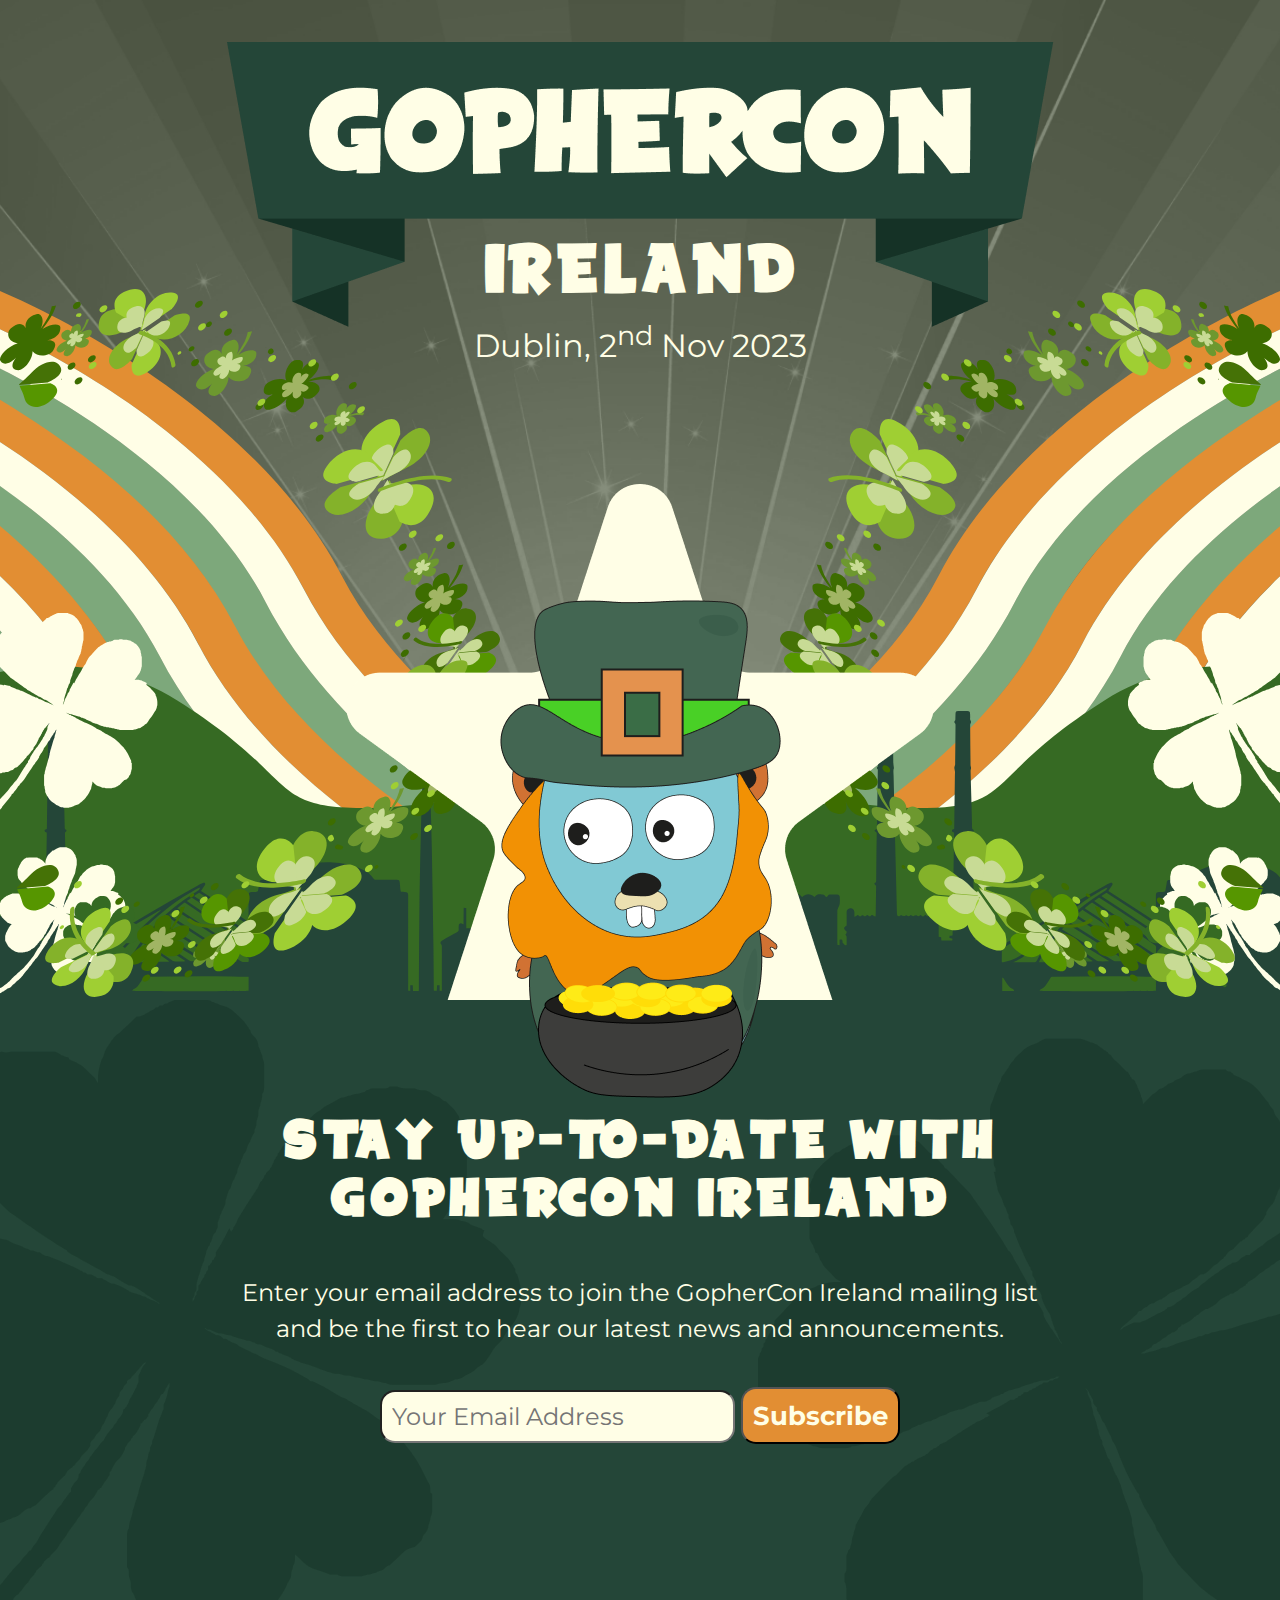
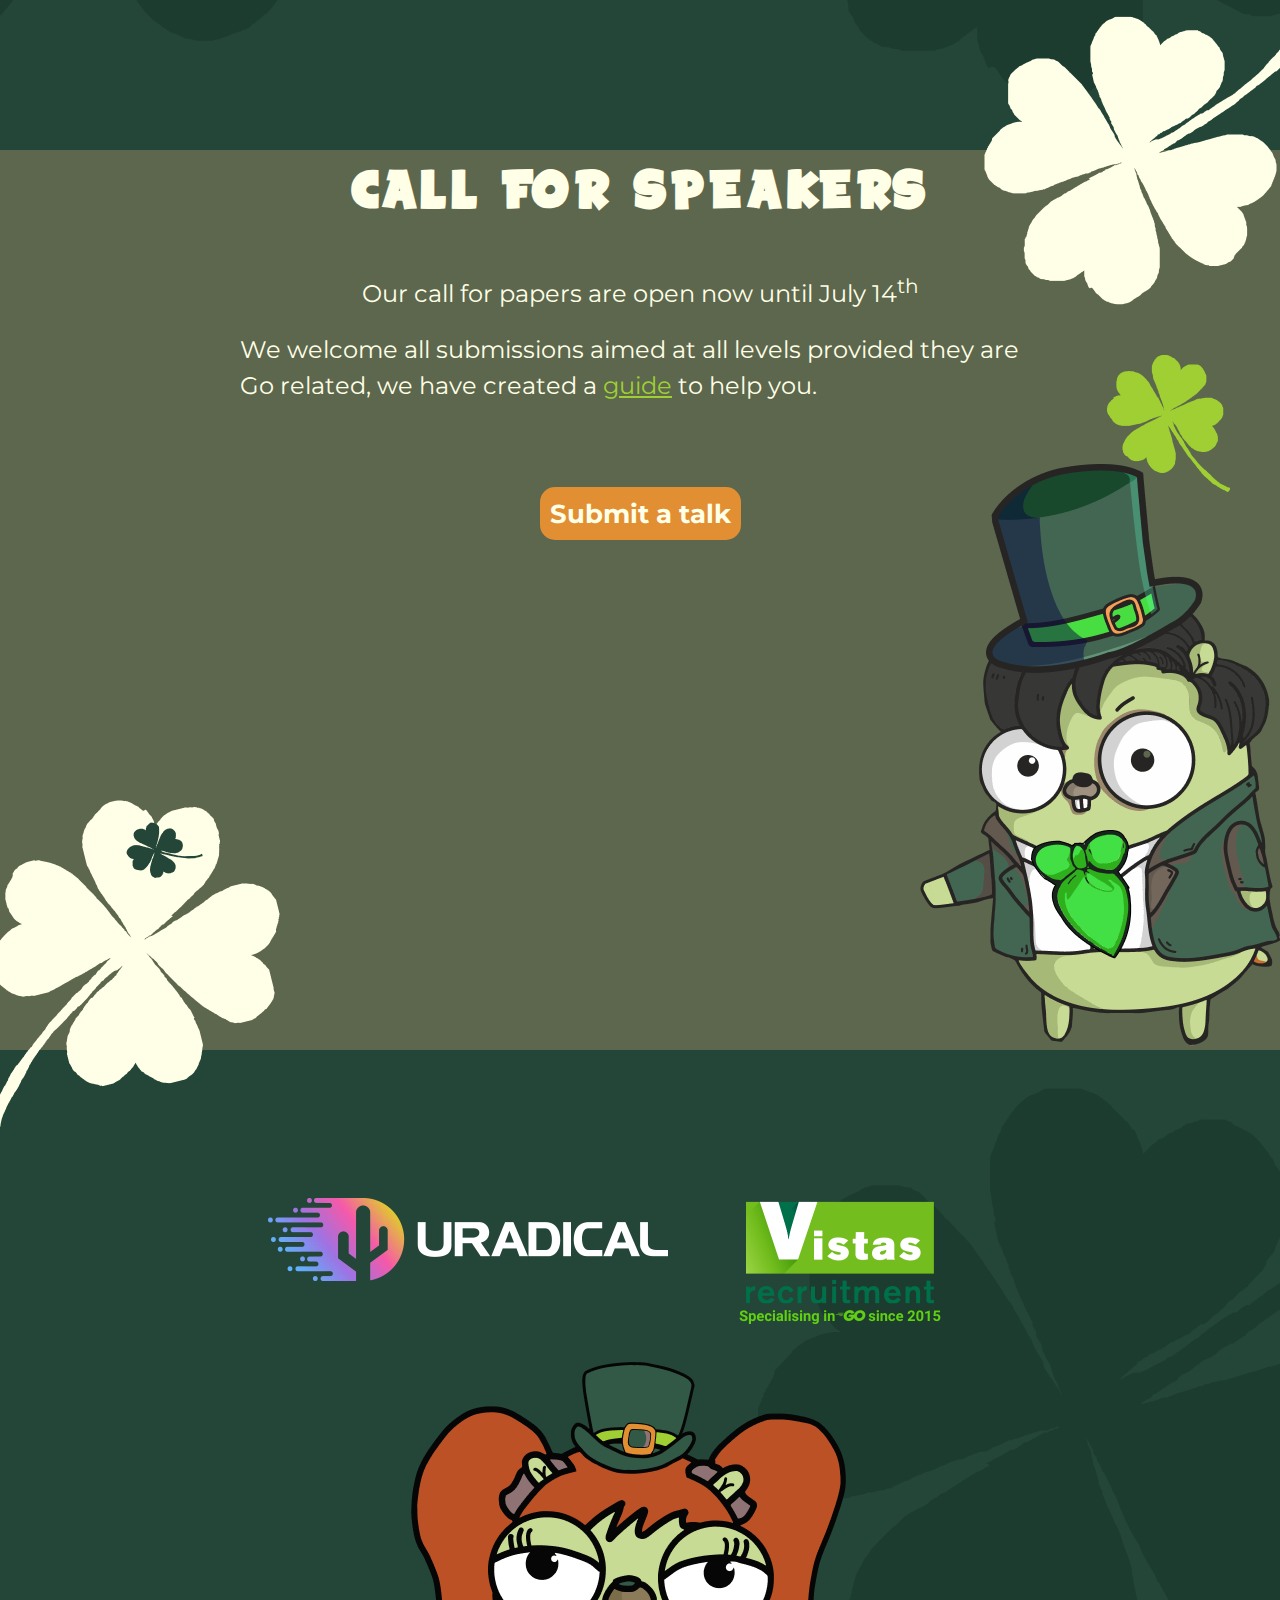
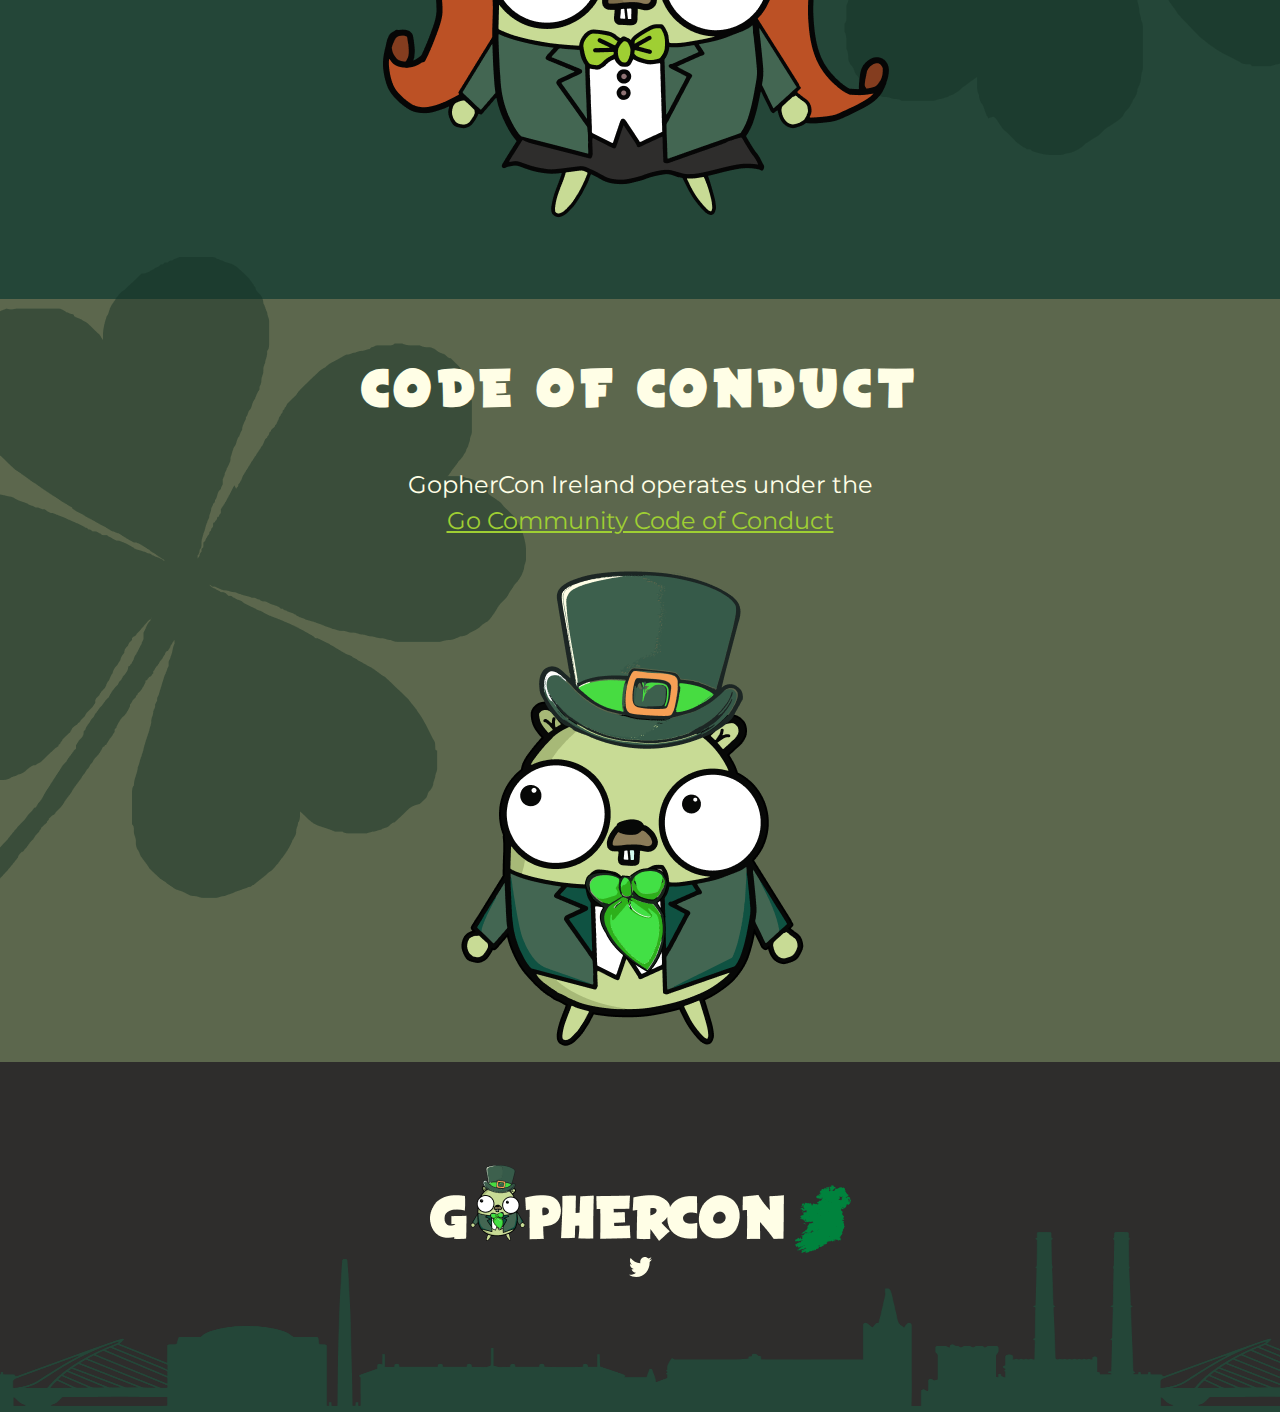
<file: index.html>
<!DOCTYPE html>
<html lang="en">
    <head>
        <title>GopherCon Ireland 2023</title>

        <meta charset="UTF-8">

        <meta name="description" content="GopherCon Ireland, the conference for Golang in Ireland" property='og:description'>
        <meta name="keywords" content="Go, Golang, Conference, Ireland, Programming">
        <meta name="author" content="uRadical">

        <meta http-equiv="X-UA-Compatible" content="IE=edge">
         <meta name="viewport" content="width=device-width, initial-scale=1.0">
        <meta name="color-scheme" content="light only">

        <link rel="apple-touch-icon-precomposed" sizes="57x57" href="/assets/images/apple-touch-icon-57x57.png" />
        <link rel="apple-touch-icon-precomposed" sizes="57x57" href="/assets/images/apple-touch-icon-60x60.png" />
        <link rel="apple-touch-icon-precomposed" sizes="57x57" href="/assets/images/apple-touch-icon-72x72.png" />
        <link rel="apple-touch-icon-precomposed" sizes="57x57" href="/assets/images/apple-touch-icon-76x76.png" />
        <link rel="apple-touch-icon-precomposed" sizes="114x114" href="/assets/images/apple-touch-icon-114x114.png" />
        <link rel="apple-touch-icon-precomposed" sizes="114x114" href="/assets/images/apple-touch-icon-120x120.png" />
        <link rel="apple-touch-icon-precomposed" sizes="144x144" href="/assets/images/apple-touch-icon-144x144.png" />
        <link rel="apple-touch-icon-precomposed" sizes="152x152" href="/assets/images/apple-touch-icon-152x152.png" />
        <link rel="icon" type="image/png" href="/assets/images/favicon-16x16.png" sizes="16x16" />
        <link rel="icon" type="image/png" href="/assets/images/favicon-32x32.png" sizes="32x32" />
        <link rel="icon" type="image/png" href="/assets/images/favicon-64x64.png" sizes="64x64" />
        <link rel="icon" type="image/png" href="/assets/images/favicon-96x96.png" sizes="96x96" />
        <link rel="icon" type="image/png" href="/assets/images/favicon-128.png" sizes="128x128" />
        <link rel="icon" type="image/png" href="/assets/images/favicon-196x196.png" sizes="196x196" />

        <meta name="application-name" content="GopherCon Ireland"/>

        <meta name="googlebot" content="noindex, nofollow">
        <meta name="google" content="nositelinkssearchbox">
        <meta name="google" content="notranslate">
        <meta name="google" content="nosnippet">
        <meta name="google" content="noarchive">
        <meta name="google" content="nofollow">
        <meta name="google" content="noimageindex">
        <meta name="google" content="nolinkindex">
        <meta name="google" content="noimageclick">
        <meta name="google" content="notranslate">

        <meta name="title" property='og:title' content='GopherCon Ireland' />
        <meta name="image" property='og:image' content='https://gophercon.ie/assets/images/preview.png' />
        <meta property='og:url' content='https://gophercon.ie' />

        <link rel="preconnect" href="https://fonts.googleapis.com">
        <link rel="preconnect" href="https://fonts.gstatic.com" crossorigin>
        <link href="https://fonts.googleapis.com/css2?family=Montserrat:wght@100&display=swap" rel="stylesheet">
        <link rel="stylesheet" href="assets/css/styles.css">

    </head>
    <body>
        <header>
            <div class="header_content">
                <div class="banner">
                    <picture>
                        <source media="(min-width: 1200px)" srcset="assets/images/banner.png">
                        <source media="(min-width: 768px)" srcset="assets/images/banner_medium.png">
                        <source media="(max-width: 767px)" srcset="assets/images/banner_small.png">
                        <img src="assets/images/banner.png" alt="">
                    </picture>
                </div>
                <div class="banner_sub_text">
                    <div class="ireland">IRELAND</div>
                    <div class="date">Dublin, 2<sup>nd</sup> Nov 2023</div>
                </div>
                <div class="logo">
                    <picture class="star">
                        <source media="(min-width: 1200px)" srcset="assets/images/star.png">
                        <source media="(min-width: 768px)" srcset="assets/images/star_medium.png">
                        <source media="(max-width: 767px)" srcset="assets/images/star_small.png">
                        <img src="assets/images/star.png" alt="">
                    </picture>
                </div>
            </div>
            <picture class="hills">
                <img src="assets/images/hills.svg" alt="" width="100%">
            </picture>
            <picture class="streams">
                <img src="assets/images/streams.svg" alt="" width="100%">
            </picture>
            <picture class="skyline">
                <img src="assets/images/skyline.svg" alt="" width="100%">
            </picture>
            <picture class="clovers">
                <img src="assets/images/clovers.svg" alt="" width="100%">
            </picture>
            <div class="clovers_green">
                <div class="clovers_green_left">
                    <picture>
                        <img src="assets/images/clovers_green_left.svg" alt="">
                    </picture>
                </div>
                <div class="clovers_green_right">
                    <picture>
                        <img src="assets/images/clovers_green_right.svg" alt="">
                    </picture>
                </div>
            </div>
        </header>
        <div class="gopher">
            <picture class="gopher">
                <source media="(min-width: 1200px)" srcset="assets/images/main_gopher.png">
                <source media="(min-width: 768px)" srcset="assets/images/main_gopher_medium.png">
                <source media="(max-width: 767px)" srcset="assets/images/main_gopher_small.png">
                <img src="assets/images/main_gopher.png" alt="">
            </picture>
        </div>
        <section class="newsletter">
            <div class="clover_left">
                <picture>
                    <source media="(min-width: 1200px)" srcset="assets/images/clover_left.png">
                    <source media="(min-width: 768px)" srcset="assets/images/clover_left_medium.png">
                    <source media="(max-width: 767px)" srcset="assets/images/clover_left_small.png">
                    <img src="assets/images/clover_left.png" alt="">
                </picture>
            </div>
            <div class="clover_right">
                <picture>
                    <source media="(min-width: 1200px)" srcset="assets/images/clover_right.png">
                    <source media="(min-width: 768px)" srcset="assets/images/clover_right_medium.png">
                    <source media="(max-width: 767px)" srcset="assets/images/clover_right_small.png">
                    <img src="assets/images/clover_right.png" alt="">
                </picture>
            </div>
            <div class="section_content">
                <h2 class="section_heading">STAY UP-TO-DATE WITH GOPHERCON IRELAND</h2>
                <div class="section_text">
                    <p>Enter your email address to join the GopherCon Ireland mailing list and be the first to hear our latest news and announcements.</p>
                    <form action="https://gophercon.us21.list-manage.com/subscribe/post?u=04b21d79c9e1646a2715435d8&amp;id=06d67306d1&amp;f_id=001d95e1f0"
                          method="post" id="mc-embedded-subscribe-form" name="mc-embedded-subscribe-form">
                        <input type="email" name="EMAIL" placeholder="Your Email Address" class="enter_email">
                        <button type="submit" class="subscribe">Subscribe</button>
                    </form>
                </div>
            </div>
        </section>
        <section class="speakers">
            <div class="clover_right_white">
                <picture>
                    <source media="(min-width: 1200px)" srcset="assets/images/white_clover_1.png">
                    <source media="(min-width: 768px)" srcset="assets/images/white_clover_1_medium.png">
                    <source media="(max-width: 767px)" srcset="assets/images/white_clover_1_small.png">
                    <img src="assets/images/white_clover_1.png" alt="">
                </picture>
            </div>
            <div class="tophat">
                <picture>
                    <source media="(min-width: 1200px)" srcset="assets/images/Gopher_001.png">
                    <source media="(min-width: 768px)" srcset="assets/images/Gopher_001_medium.png">
                    <source media="(max-width: 767px)" srcset="assets/images/Gopher_001_small.png">
                    <img src="assets/images/Gopher_001.png" alt="">
                </picture>
            </div>
            <div class="speaker_content">
                <h2 class="section_heading">CALL FOR SPEAKERS</h2>
                <div class="section_text">
                    <p class="centered">Our call for papers are open now until July 14<sup>th</sup></p>
                    <p>We welcome all submissions aimed at all levels provided they are Go related, we
                        have created a <a href="./talk_guide.html" class="code_of_conduct_contet_href">guide</a> to help you.</p>
                    <br/>
                    <br/>
                    <p class="centered">
                        <a href="https://www.papercall.io/gopherconie" class="linkbtn" target="_blank">Submit a talk</a>
                    </p>
                </div>
            </div>
            <div class="clover_right_white_bottom">
                <picture>
                    <source media="(min-width: 1200px)" srcset="assets/images/white_clover_2.png">
                    <source media="(min-width: 768px)" srcset="assets/images/white_clover_2_medium.png">
                    <source media="(max-width: 767px)" srcset="assets/images/white_clover_2_small.png">
                    <img src="assets/images/white_clover_2.png" alt="" >
                </picture>
            </div>
        </section>
        <section class="sponsors">
            <div class="clover_top_right">
                <picture>
                    <source media="(min-width: 1200px)" srcset="assets/images/clover_right.png">
                    <source media="(min-width: 768px)" srcset="assets/images/clover_right_medium.png">
                    <source media="(max-width: 767px)" srcset="assets/images/clover_right_small.png">
                    <img src="assets/images/clover_right.png" alt="">
                </picture>
            </div>
            <div class="sponsor_content">
                <br>
                <br>
                <div class="bronze">
                    <div class="sponsors_group">
                        <a href="https://uradical.io" target="_blank">
                            <picture>
                                <source media="(min-width: 1200px)" srcset="assets/images/sponsors/uradical.webp">
                                <source media="(min-width: 768px)" srcset="assets/images/sponsors/uradical_medium.webp">
                                <source media="(max-width: 767px)" srcset="assets/images/sponsors/uradical_small.webp">
                                <img src="assets/images/sponsors/uradical.webp">
                            </picture>
                        </a>
                        <a href="https://www.vistasrecruitment.com/" target="_blank">
                            <picture>
                                <source media="(min-width: 1200px)" srcset="assets/images/sponsors/vistas.png">
                                <source media="(min-width: 768px)" srcset="assets/images/sponsors/vistas_medium.png">
                                <source media="(max-width: 767px)" srcset="assets/images/sponsors/vistas_small.png">
                                <img src="assets/images/sponsors/vistas.png" height="127" width="204">
                            </picture>
                        </a>
                    </div>
                </div>
            </div>
            <div class="pigtails">
                <picture>
                    <source media="(min-width: 1200px)" srcset="assets/images/Gopher_002.png">
                    <source media="(min-width: 768px)" srcset="assets/images/Gopher_002_medium.png">
                    <source media="(max-width: 767px)" srcset="assets/images/Gopher_002_small.png">
                    <img src="assets/images/Gopher_002.png">
                </picture>
            </div>
        </section>
        <section class="code_of_conduct">
            <div class="code_of_conduct_content">
                <h2 class="section_heading">CODE OF CONDUCT</h2>
                <div class="section_text">
                    GopherCon Ireland operates under the <br/><a href="https://go.dev/conduct" class="code_of_conduct_contet_href" target="_blank">Go Community Code of Conduct</a>
                </div>
            </div>
            <div class="conduct_clover_top_left">
                <picture>
                    <source media="(min-width: 1200px)" srcset="assets/images/clover_left.png">
                    <source media="(min-width: 768px)" srcset="assets/images/clover_left_medium.png">
                    <source media="(max-width: 767px)" srcset="assets/images/clover_left_small.png">
                    <img src="assets/images/clover_left.png" alt="">
                </picture>
            </div>
            <div class="conduct_gopher">
                <picture>
                    <source media="(min-width: 1200px)" srcset="assets/images/gopher3.png">
                    <source media="(min-width: 768px)" srcset="assets/images/gopher3_medium.png">
                    <source media="(max-width: 767px)" srcset="assets/images/gopher3_small.png">
                    <img src="assets/images/gopher3.png">
                </picture>
            </div>
        </section>
        <footer>
            <picture>
                <source media="(min-width: 1200px)" srcset="assets/images/footer_logo.png">
                <source media="(min-width: 768px)" srcset="assets/images/footer_logo_medium.png">
                <source media="(max-width: 767px)" srcset="assets/images/footer_logo_small.png">
                <img src="assets/images/footer_logo.png" alt="">
            </picture>
            <div>
                <a href="https://twitter.com/gopherconie" target="_blank">
                    <picture>
                        <img src="assets/images/twitter.svg" alt="GopherCon Ireland Twitter">
                    </picture>
                </a>
            </div>

        </footer>
    </body>
    <script lang="js">
        const form = document.getElementById('submitTalk');
        form.addEventListener('submit', (e) => {
            e.preventDefault();
            const data = new URLSearchParams();
            for (const pair of new FormData(form)) {
                data.append(pair[0], pair[1]);
            }

            let msg = document.getElementById('form_message');
            msg.classList.remove("hidden");

            fetch(form.action, {
                method: 'POST',
                mode: 'no-cors',
                headers: {
                    'Content-Type': 'application/x-www-form-urlencoded;charset=UTF-8'
                },
                body: data
            })
        })
    </script>
</html>
</file>
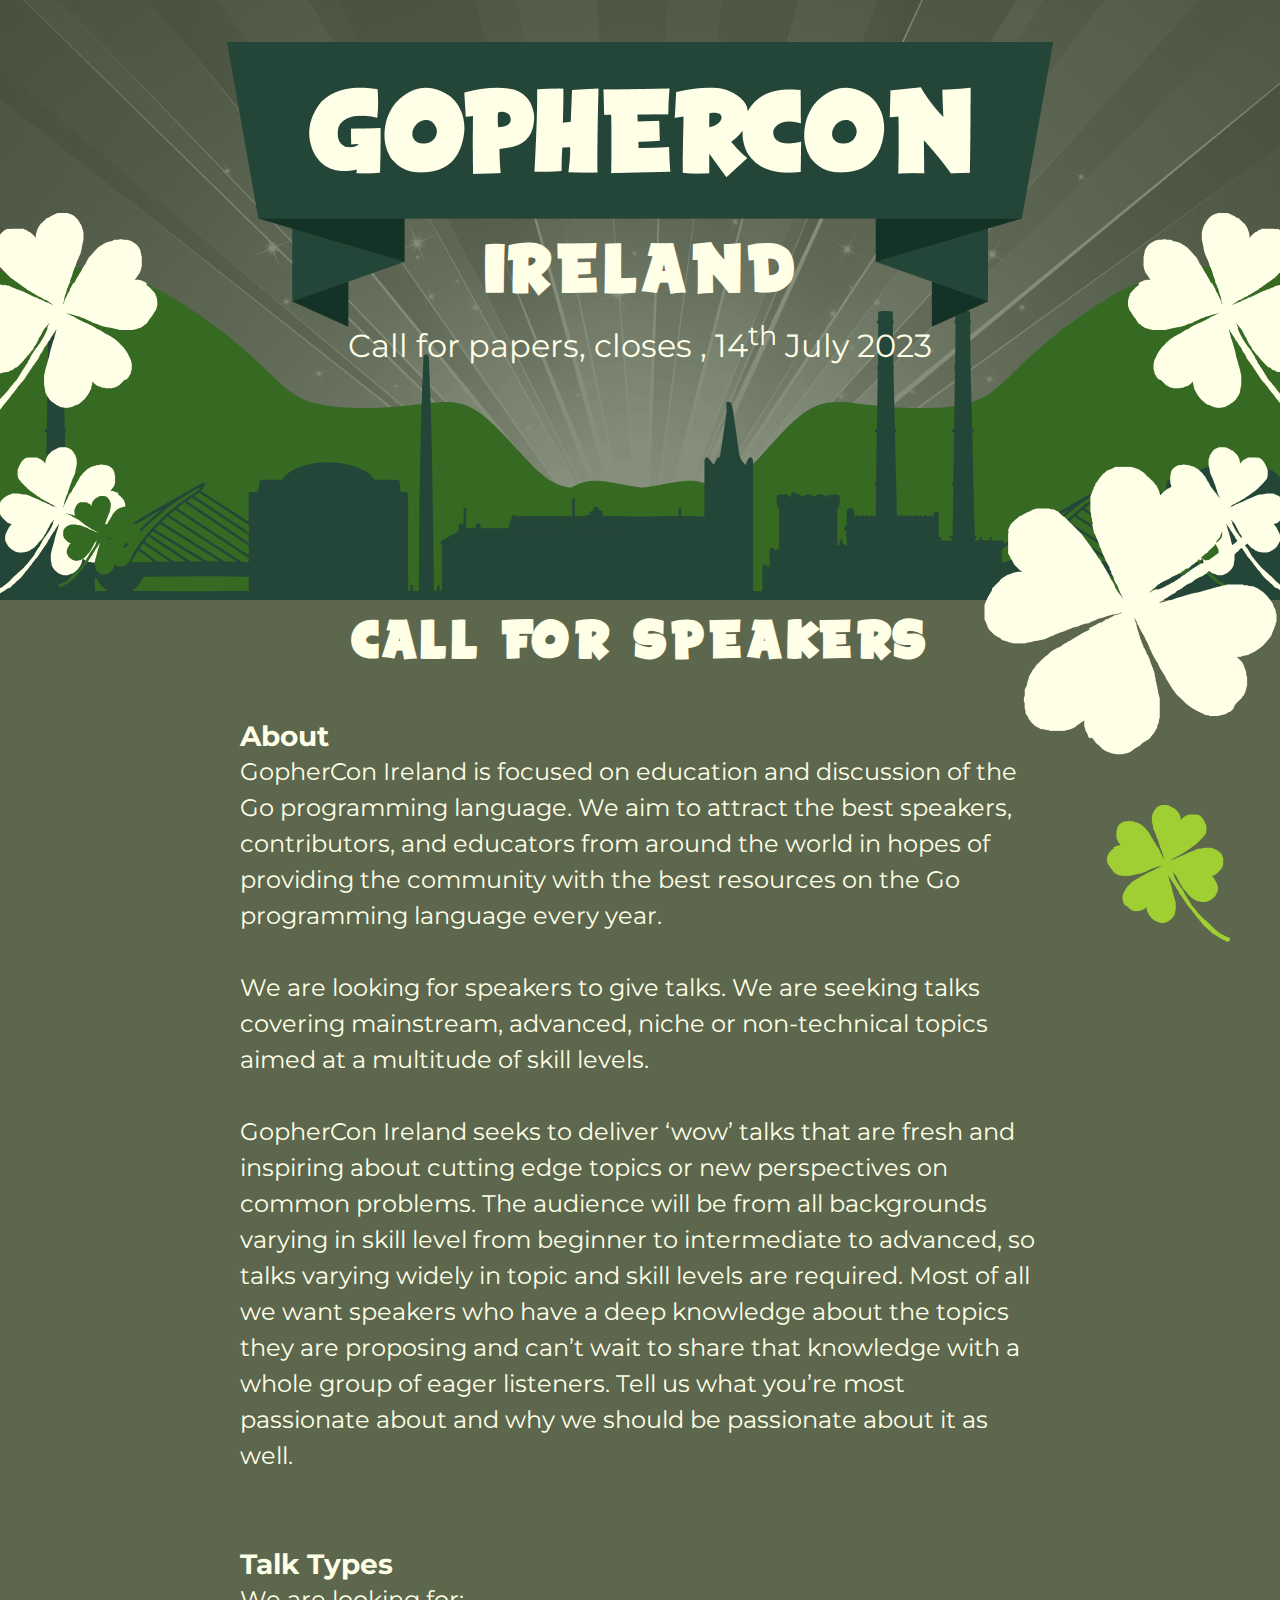
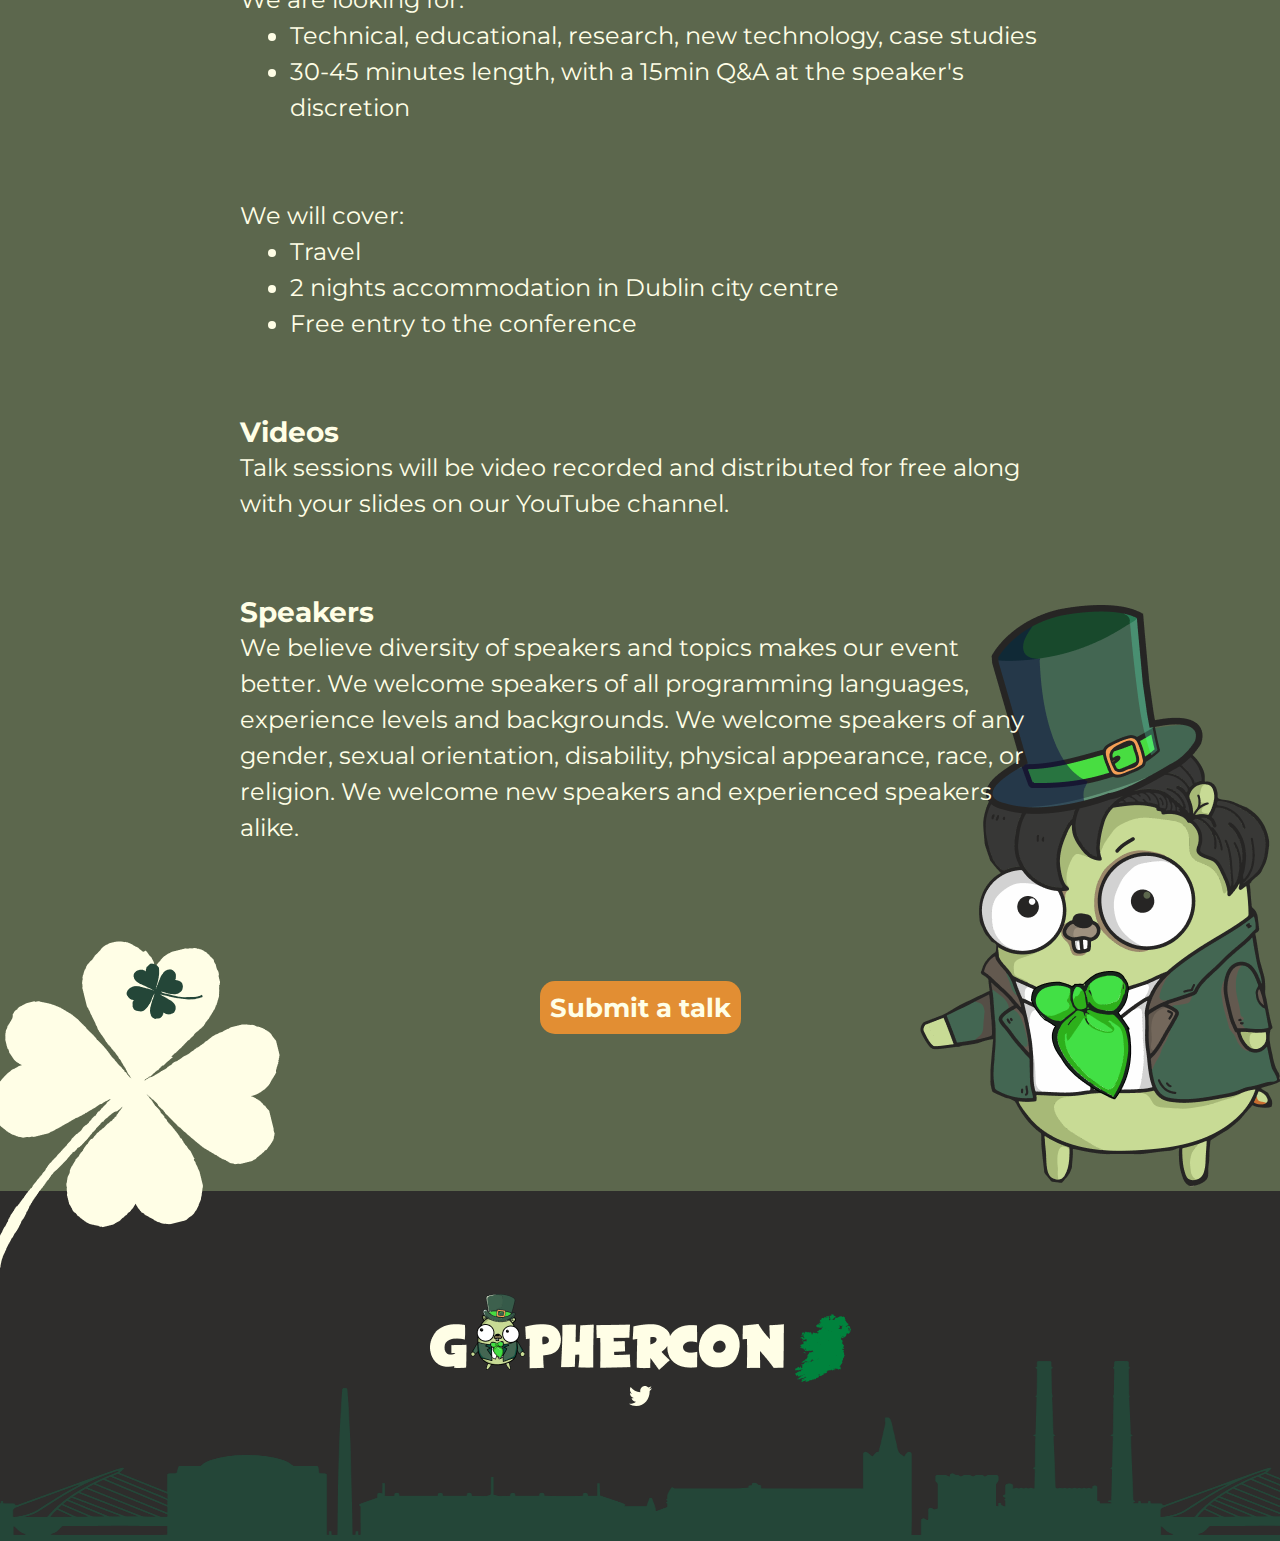
<file: talk_guide.html>
<!DOCTYPE html>
<html lang="en">
    <head>
        <title>GopherCon Ireland 2023 - Call For Papers</title>

        <meta charset="UTF-8">

        <meta name="description" content="GopherCon Ireland, the conference for Golang in Ireland" property='og:description'>
        <meta name="keywords" content="Go, Golang, Conference, Ireland, Programming">
        <meta name="author" content="uRadical">

        <meta http-equiv="X-UA-Compatible" content="IE=edge">
         <meta name="viewport" content="width=device-width, initial-scale=1.0">
        <meta name="color-scheme" content="light only">

        <link rel="apple-touch-icon-precomposed" sizes="57x57" href="/assets/images/apple-touch-icon-57x57.png" />
        <link rel="apple-touch-icon-precomposed" sizes="57x57" href="/assets/images/apple-touch-icon-60x60.png" />
        <link rel="apple-touch-icon-precomposed" sizes="57x57" href="/assets/images/apple-touch-icon-72x72.png" />
        <link rel="apple-touch-icon-precomposed" sizes="57x57" href="/assets/images/apple-touch-icon-76x76.png" />
        <link rel="apple-touch-icon-precomposed" sizes="114x114" href="/assets/images/apple-touch-icon-114x114.png" />
        <link rel="apple-touch-icon-precomposed" sizes="114x114" href="/assets/images/apple-touch-icon-120x120.png" />
        <link rel="apple-touch-icon-precomposed" sizes="144x144" href="/assets/images/apple-touch-icon-144x144.png" />
        <link rel="apple-touch-icon-precomposed" sizes="152x152" href="/assets/images/apple-touch-icon-152x152.png" />
        <link rel="icon" type="image/png" href="/assets/images/favicon-16x16.png" sizes="16x16" />
        <link rel="icon" type="image/png" href="/assets/images/favicon-32x32.png" sizes="32x32" />
        <link rel="icon" type="image/png" href="/assets/images/favicon-64x64.png" sizes="64x64" />
        <link rel="icon" type="image/png" href="/assets/images/favicon-96x96.png" sizes="96x96" />
        <link rel="icon" type="image/png" href="/assets/images/favicon-128.png" sizes="128x128" />
        <link rel="icon" type="image/png" href="/assets/images/favicon-196x196.png" sizes="196x196" />

        <meta name="application-name" content="GopherCon Ireland"/>

        <meta name="googlebot" content="noindex, nofollow">
        <meta name="google" content="nositelinkssearchbox">
        <meta name="google" content="notranslate">
        <meta name="google" content="nosnippet">
        <meta name="google" content="noarchive">
        <meta name="google" content="nofollow">
        <meta name="google" content="noimageindex">
        <meta name="google" content="nolinkindex">
        <meta name="google" content="noimageclick">
        <meta name="google" content="notranslate">

        <meta name="title" property='og:title' content='GopherCon Ireland' />
        <meta name="image" property='og:image' content='https://gophercon.ie/assets/images/preview.png' />
        <meta property='og:url' content='https://gophercon.ie' />

        <link rel="preconnect" href="https://fonts.googleapis.com">
        <link rel="preconnect" href="https://fonts.gstatic.com" crossorigin>
        <link href="https://fonts.googleapis.com/css2?family=Montserrat:wght@100&display=swap" rel="stylesheet">
        <link rel="stylesheet" href="assets/css/styles.css">

    </head>
    <body>
        <header class="guide_header">
            <div class="header_content">
                <div class="banner">
                    <picture>
                        <source media="(min-width: 1200px)" srcset="assets/images/banner.png">
                        <source media="(min-width: 768px)" srcset="assets/images/banner_medium.png">
                        <source media="(max-width: 767px)" srcset="assets/images/banner_small.png">
                        <img src="assets/images/banner.png" alt="">
                    </picture>
                </div>
                <div class="banner_sub_text">
                    <div class="ireland">IRELAND</div>
                    <div class="date">Call for papers, closes , 14<sup>th</sup> July 2023</div>
                </div>
            </div>
            <picture class="hills">
                <img src="assets/images/hills.svg" alt="" width="100%">
            </picture>
            <picture class="skyline">
                <img src="assets/images/skyline.svg" alt="" width="100%">
            </picture>
            <picture class="clovers">
                <img src="assets/images/clovers.svg" alt="" width="100%">
            </picture>
        </header>

        <section class="speakers">
            <div class="clover_right_white">
                <picture>
                    <source media="(min-width: 1200px)" srcset="assets/images/white_clover_1.png">
                    <source media="(min-width: 768px)" srcset="assets/images/white_clover_1_medium.png">
                    <source media="(max-width: 767px)" srcset="assets/images/white_clover_1_small.png">
                    <img src="assets/images/white_clover_1.png" alt="">
                </picture>
            </div>
            <div class="tophat">
                <picture>
                    <source media="(min-width: 1200px)" srcset="assets/images/Gopher_001.png">
                    <source media="(min-width: 768px)" srcset="assets/images/Gopher_001_medium.png">
                    <source media="(max-width: 767px)" srcset="assets/images/Gopher_001_small.png">
                    <img src="assets/images/Gopher_001.png" alt="">
                </picture>
            </div>
            <div class="speaker_content">
                <h2 class="section_heading">CALL FOR SPEAKERS</h2>
                <div class="section_text">
                    <div class="markdown">
                        <h3>About</h3>
                        <p>
                            GopherCon Ireland is focused on education and discussion of the Go programming language.
                            We aim to attract the best speakers, contributors, and educators from around the world in
                            hopes of providing the community with the best resources on the Go programming language every year.
                            <br><br>We are looking for speakers to give talks.
                            We are seeking talks covering mainstream, advanced, niche or non-technical topics aimed at a multitude of skill levels.
                            <br><br>GopherCon Ireland seeks to deliver ‘wow’ talks that are fresh and inspiring about
                            cutting edge topics or new perspectives on common problems. The audience will be from all
                            backgrounds varying in skill level from beginner to intermediate to advanced, so talks
                            varying widely in topic and skill levels are required. Most of all we want speakers who
                            have a deep knowledge about the topics they are proposing and can’t wait to share that
                            knowledge with a whole group of eager listeners. Tell us what you’re most passionate
                            about and why we should be passionate about it as well.
                        </p>

                        <br><br>
                        <h3>Talk Types</h3>
                        <p>

                        <p>We are looking for:
                    </p>

                        <ul style="margin-left: 50px;">
                            <li>Technical, educational, research, new technology, case studies</li>
                            <li>30-45 minutes length, with a 15min Q&A at the speaker's discretion</li>
                        </ul>
                        <br><br>
                        <p>We will cover:</p>
                        <ul style="margin-left: 50px;">
                            <li>Travel</li>
                            <li>2 nights accommodation in Dublin city centre</li>
                            <li>Free entry to the conference</li>
                        </ul>



                        <br><br>
                        <h3>Videos</h3>
                        <p>Talk sessions will be video recorded and distributed for free along with your slides on our YouTube channel.</p>
                        <br><br>
                        <h3>Speakers</h3>
                        <p>We believe diversity of speakers and topics makes our event better. We welcome speakers of
                            all programming languages, experience levels and backgrounds. We welcome speakers of any
                            gender, sexual orientation, disability, physical appearance, race, or religion.
                            We welcome new speakers and experienced speakers alike.</p>
                        <br><br>
                        <br><br>
                        <p class="centered">
                            <a href="https://www.papercall.io/gopherconie" class="linkbtn" target="_blank">Submit a talk</a>
                        </p>
                        <br><br>
                        <br><br>
                    </div>

                </div>
            </div>
            <div class="clover_right_white_bottom">
                <picture>
                    <source media="(min-width: 1200px)" srcset="assets/images/white_clover_2.png">
                    <source media="(min-width: 768px)" srcset="assets/images/white_clover_2_medium.png">
                    <source media="(max-width: 767px)" srcset="assets/images/white_clover_2_small.png">
                    <img src="assets/images/white_clover_2.png" alt="" >
                </picture>
            </div>
        </section>

        <footer>
            <picture>
                <source media="(min-width: 1200px)" srcset="assets/images/footer_logo.png">
                <source media="(min-width: 768px)" srcset="assets/images/footer_logo_medium.png">
                <source media="(max-width: 767px)" srcset="assets/images/footer_logo_small.png">
                <img src="assets/images/footer_logo.png" alt="">
            </picture>
            <div>
                <a href="https://twitter.com/gopherconie" target="_blank">
                    <picture>
                        <img src="assets/images/twitter.svg" alt="GopherCon Ireland Twitter">
                    </picture>
                </a>
            </div>

        </footer>
    </body>
    <script lang="js">
        const form = document.getElementById('submitTalk');
        form.addEventListener('submit', (e) => {
            e.preventDefault();
            const data = new URLSearchParams();
            for (const pair of new FormData(form)) {
                data.append(pair[0], pair[1]);
            }

            let msg = document.getElementById('form_message');
            msg.classList.remove("hidden");

            fetch(form.action, {
                method: 'POST',
                mode: 'no-cors',
                headers: {
                    'Content-Type': 'application/x-www-form-urlencoded;charset=UTF-8'
                },
                body: data
            })
        })
    </script>
</html>
</file>
<file: assets/css/styles.css>
@font-face {
    font-family: "Space Comics";
    src: url("/assets/fonts/SpaceComics.ttf");
}

*, html {
    left: 0;
    top: 0;
    margin: 0;
    padding: 0;
}

header {
    display: block;
    position: relative;
    background-image: url("/assets/images/hero.png");
    background-position: center;
    background-repeat: no-repeat;
    background-size: cover;
    overflow: clip;
    background-color: #5C674D;
    height: 1000px;
    z-index: -10;
}

.guide_header {
    display: block;
    position: relative;
    background-image: url("/assets/images/hero.png");
    background-position: center;
    background-repeat: no-repeat;
    background-size: cover;
    overflow: clip;
    background-color: #5C674D;
    height: 600px;
    z-index: -10;
}

.header_content {
    display: flex;
    flex-direction: column;
    justify-content: center;
    text-align: center;
}

.banner {
    top: 42px;
    position: relative;
    z-index: 99;
}

.streams {
    position: absolute;
    top: auto;
    bottom: 0;
    width: 100%;
    z-index: 1;
}

.hills {
    position: absolute;
    top: auto;
    bottom: -5px;
    width: 100%;
    z-index: 2;
    overflow: hidden;
}

.skyline {
    position: absolute;
    top: auto;
    bottom: -5px;
    width: 100%;
    z-index: 3;
}

.clovers {
    position: absolute;
    top: auto;
    bottom: 0;
    width: 100%;
    z-index: 5;
    margin: 0;
    padding: 0;
}
.clovers_green{
    display: flex;
    justify-content: space-between;
}
.clovers_green_left {
    position: relative;
    z-index: 7;
    left: 0;
    top: auto;
    bottom: 0;
    width: 500px;
    height: 500px;
}

.clovers_green_right {
    position: relative;
    z-index: 8;
    right: 0;
    top: auto;
    bottom: 0;
    width: 500px;
    height: 500px;
}

.logo {
    width: 100vw;
    position: absolute;
    justify-content: center;
    text-align: center;
    top: auto;
    bottom: 0;
    z-index: 10;
}

.star{
    position: absolute;
    left: 50%;
    transform: translateX(-50%);
    overflow: visible;
    z-index: 10;
    top: auto;
    bottom: -50px;
}

.gopher {
    position: absolute;
    overflow: visible;
    width: 100%;
    height: 1vh;
    text-align: center;
    top: 300px;
    bottom: 0;
    z-index: 15;
}

.newsletter {
    display: block;
    position: relative;
    background-color: #244638;
    min-height:500px;
    padding-bottom: 250px;
    padding-left: 30px;
    padding-right: 30px;

}

.speakers {
    background-color: #5C674D;
    min-height: 900px;
}

.code_of_conduct {
    display: block;
    position: relative;
    background-color: #5C674D;
    min-height: 300px;
}

.conduct_gopher {
    position: relative;
    display: block;
    text-align: center
}

.code_of_conduct_content {
    padding: 0;
    padding-top: 50px;
    margin: 0;
    position: relative;
    display: flex;
    flex-direction: column;
    justify-content: center;
    text-align: center;
    resize: vertical;
    width: 100%;
    z-index: 99;
}

.code_of_conduct_contet_href {
    color: #9FCF33;
}

.banner_sub_text {
    position: absolute;
    width: 100vw;
    text-align: center;
    top: 260px;
    z-index: 50;
}

.ireland {
    position: relative;
    color: #FFFEE6;
    font-family: "Space Comics", sans-serif;
    font-size: 2.4rem;
    letter-spacing: 4px;
}

.date {
    font-family: "Montserrat", sans-serif;
    position: relative;
    text-align: center;
    color: #FFFEE6;
    font-size: 2rem;
    margin-top: 20px;
    z-index: 5;
}

section {
    resize: vertical;
}

.speakers {
    position: relative;
}

.speaker_content {
    display: flex;
    flex-direction: column;
    justify-content: center;
}

.sponsor_content {
    padding-top: 50px;
    display: flex;
    position: relative;
    flex-direction: column;
    justify-content: center;
    z-index: 99;
}

.section_content {
    position: absolute;
    display: flex;
    flex-direction: column;
    justify-content: center;
    text-align: center;
    margin-top: 100px;
    resize: vertical;
    width: 100%;
}

.section_heading {
    padding: 20px;
    position: relative;
    font-family: "Space Comics", sans-serif;
    font-size: 1.8rem;
    color: #FFFEE6;
    max-width: 800px;
    line-height: 2em;
    letter-spacing: 5px;
    margin: 0 auto;
    z-index: 99;
}

.section_text {
    position: relative;
    font-family: "Montserrat", sans-serif;
    font-size: 1.5rem;
    color: #FFFEE6;
    max-width: 800px;
    line-height: 1.5em;
    margin: 0 auto;
    padding: 20px;
}

.section_text > p {
    padding-bottom: 20px;
}

.hidden {
    display: none;
}

.sponsors {
    display: block;
    position: relative;
    background-color: #244638;
    min-height: 600px;
    padding-bottom: 40px;
}

.sponsors_levels {
    display: block;
    font-family: "Montserrat", sans-serif;
    font-weight: bold;
    font-size: 1.7rem;
    color: #9FCF33;
    line-height: 1em;
}

.sponsors_group {
    display: flex;
    flex-direction: row;
    justify-content: center;
    padding-top: 42px;
}

.gold, .silver, .bronze {
    display: flex;
    flex-direction: column;
    justify-content: center;
    text-align: center;
    margin: 0 auto;
    padding: 20px;
}

.clover_left {
    position: absolute;
    left: -5px;
    right: auto;
}

.clover_right {
    position: absolute;
    right: 0;
    left: auto;
}

.clover_right_white {
    position: absolute;
    top: -150px;
    right: 0;
    left: auto;
    z-index: 2;
}

.clover_right_white_bottom {
    position: absolute;
    top: auto;
    bottom: -100px;
    left: 0;
    z-index: 99;
    overflow: visible;
}

.tophat {
    position: absolute;
    right: 0;
    left: auto;
    top: auto;
    bottom: 0;
}

.pigtails {
    position: absolute;
    left: 0;
    top: auto;
    bottom: 0;
}

.clover_top_right {
    position: absolute;
    right: 0;
    left: auto;
    top: 0;
    bottom: auto;
}

.conduct_clover_top_left {
    position: absolute;
    top: -42px;
}

.subscribe {
    z-index: 12;
}

.success_icon {
    float: left;
}

.success_text {
    float: right;
    vertical-align: center;
    line-height: 3em;
    padding-left: 15px;
}

button, .linkbtn {
    position: relative;
    background: #E28E33;
    color: #FFFEE6;
    border-radius: 15px;
    font-family: 'Montserrat', sans-serif;
    font-style: normal;
    font-weight: bolder;
    font-size: 1.1em;
    text-align: center;
    padding: 10px;
    margin-top: 20px;
    margin-bottom: 180px;
    text-decoration: none;
}

.success_msg {
    color: #9FCF33;
}

.enter_email {
    z-index: 12;
}

input {
    position: relative;
    border-radius: 15px;
    font-family: 'Montserrat', sans-serif;
    font-style: normal;
    font-size: 1em;
    padding: 10px;
    background: #FFFEE6;
    margin-bottom: 15px;
}

textarea {
    box-sizing: border-box;
    border: 2px solid #FFFEE6;
    border-radius: 15px;
    font-family: 'Montserrat', sans-serif;
    font-style: normal;
    font-weight: 400;
    font-size: 24px;
    line-height: 29px;
    background: #FFFEE6;
    padding: 10px;
    width: 90%;
    height: 300px;
    resize: none;
    margin-bottom: 15px;
}

.t {
    float: left;
    margin-right: 50px;
}
.t2 {
    flex-direction: row;
    padding-top: 20px;
}

.t3 {
    flex-direction: row;
    padding-top: 20px;
}

.t3 > .t {
    width: 100%;
}
.t3 > .t > input {
    width: 90%;
}

.centered {
    text-align: center;
    justify-content: center;
}

.sponsors_group > a {
    margin-right: 30px;
    padding-right: 40px;
}

footer {
    display: block;
    position: relative;
    background-color: #2E2D2C;
    min-height: 250px;
    background-image: url("/assets/images/skyline.png");
    background-repeat: no-repeat;
    background-size: 100vw 20vh;
    background-position: bottom;
    justify-content: center;
    text-align: center;
    padding-top: 100px;
}

@media screen and (max-width: 1600px) {
    .pigtails {
        position: relative;
        display: block;
        text-align: center;
        bottom: 0;
        padding-bottom: 20px;
    }
}

/*@media screen and (max-width: 1024px) {*/
/*    .pigtails {*/
/*        visibility: hidden;*/
/*        left: -1000px;*/
/*    }*/
/*}*/
@media screen and (max-width: 767px) {
    header {
        height: 600px;
    }

    .section_heading {
        font-size: 1.2em;
    }

    .sponsor_content {
        padding-top: 80px;
    }

    .gopher {
        top: 190px;
    }

    .enter_email, input, textarea {
        width: 90%;
    }

    .banner_sub_text {
        top: 180px
    }

    .clover_left {
        visibility: hidden;
    }

    .clovers_green_left {
        visibility: hidden;
    }

    .clovers_green_right {
        visibility: hidden;
    }

    .sponsors {
        min-height: 400px;
    }

    .sponsors_group {
        flex-direction: column;
        padding-top: 0;
        padding-top: 20px;
    }

    .sponsors_group > a {
        margin-right: 0px;
        padding-right: 0px;
        padding-top: 42px;
    }

    .newsletter {
        min-height: 700px;
    }

    .tt, .t2 {
        padding: 0;
    }

    input {
        width: 100%;
        margin-bottom: 20px;
    }

    textarea {
        margin: 0;
        margin-bottom: 20px;
    }
}
</file>
